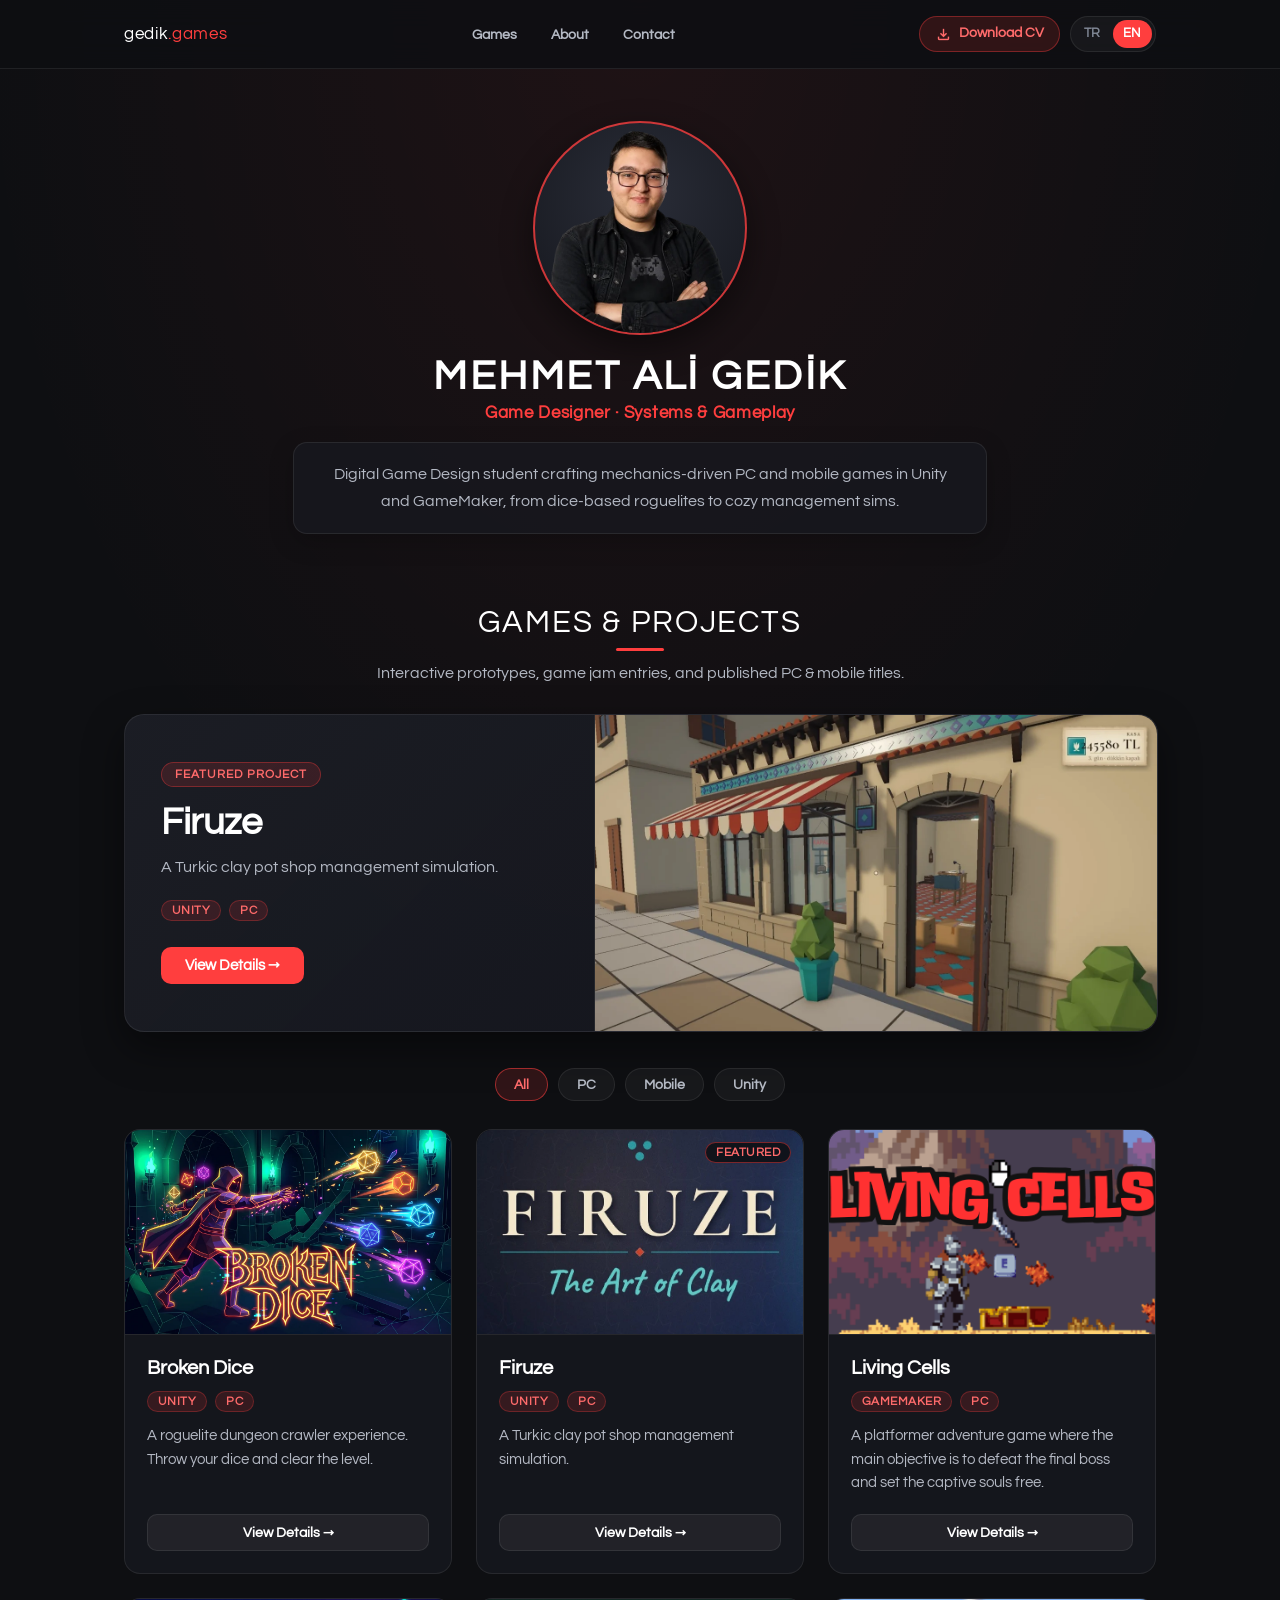
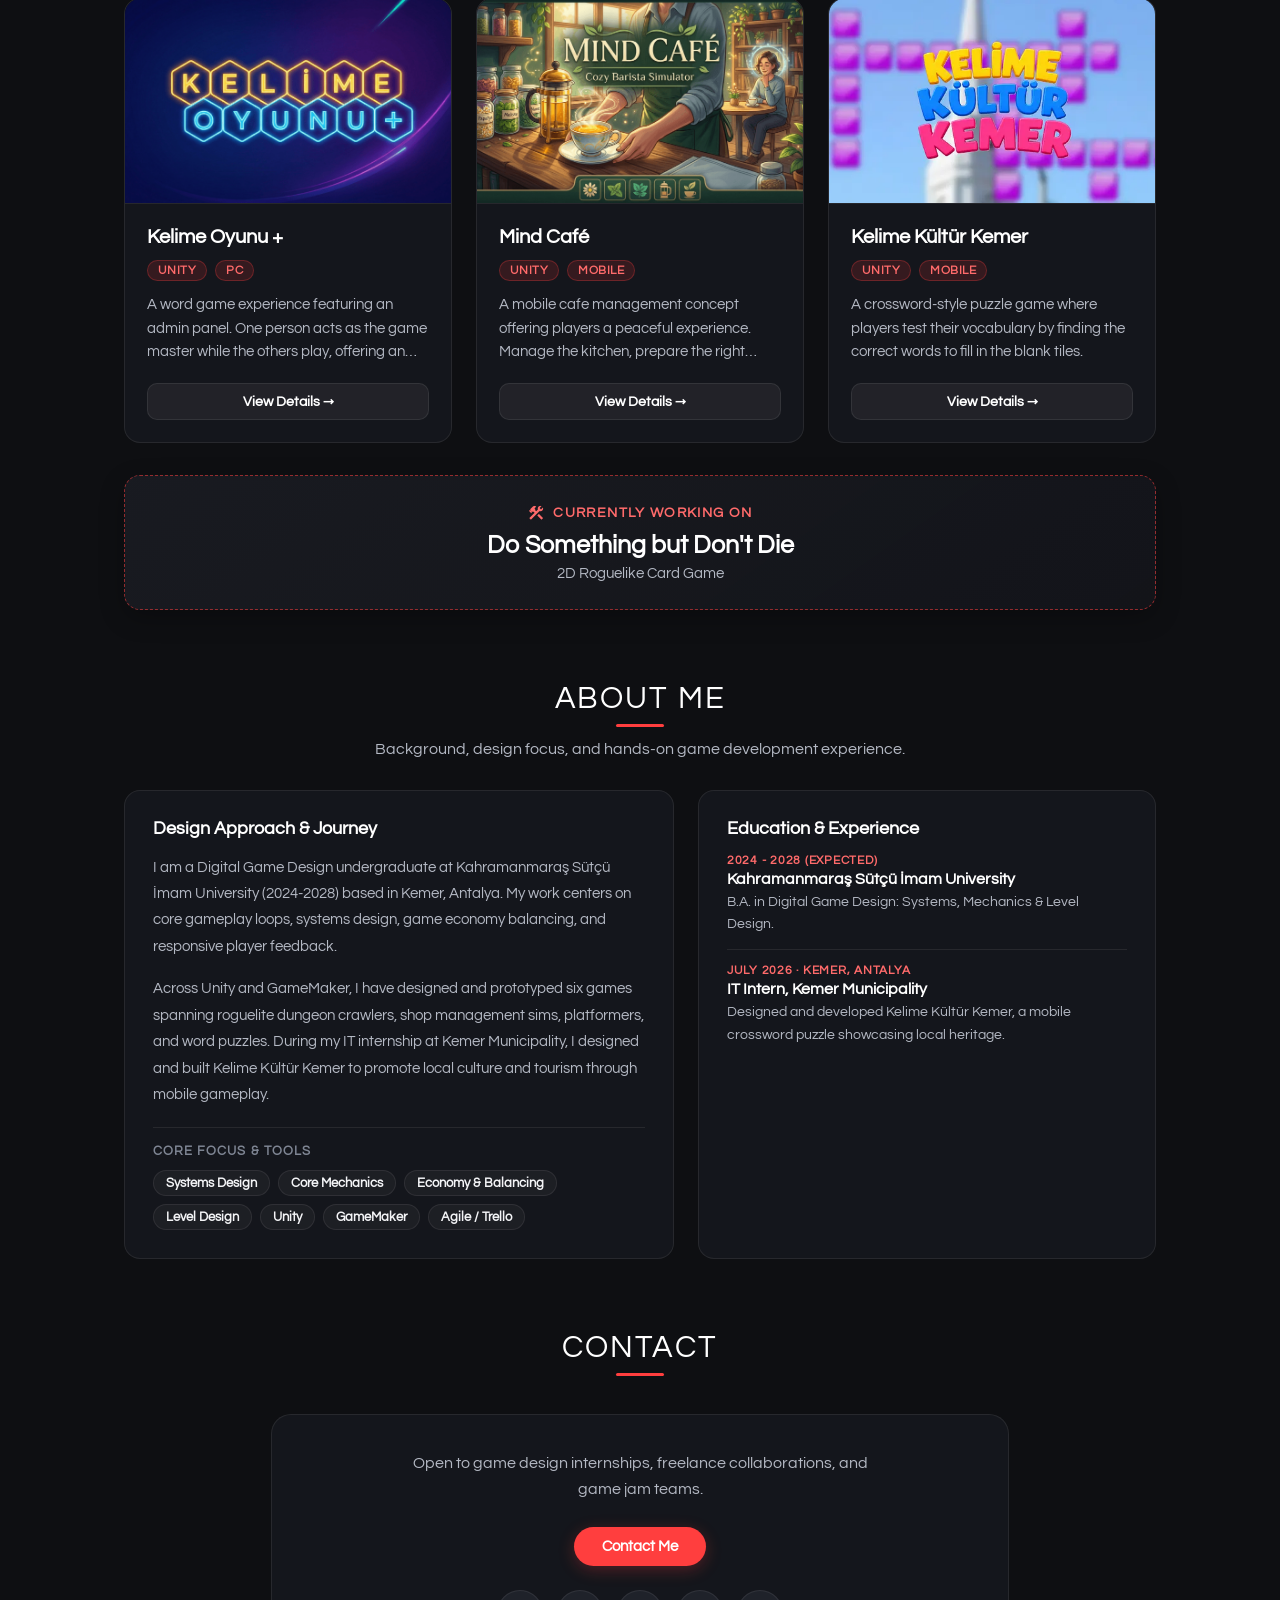
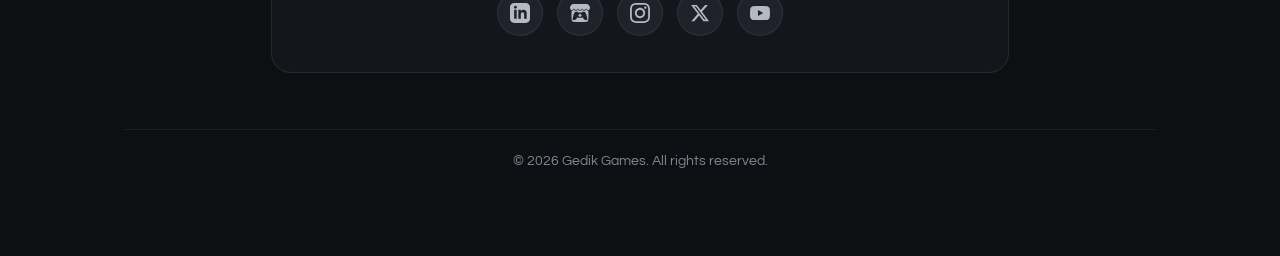
<file: index.html>
<!DOCTYPE html>
<html lang="en">
<head>
    <meta charset="UTF-8">
    <meta name="viewport" content="width=device-width, initial-scale=1.0">
    <meta name="description" content="Mehmet Ali Gedik: Game Designer portfolio showcasing Unity and GameMaker projects, systems design, and playable prototypes.">
    <title>Mehmet Ali Gedik | Game Designer</title>

    <!-- Open Graph / Social Preview -->
    <meta property="og:type" content="website">
    <meta property="og:url" content="https://gedik.games/">
    <meta property="og:title" content="Mehmet Ali Gedik | Game Designer">
    <meta property="og:description" content="Game Designer portfolio showcasing Unity and GameMaker projects, systems design, and playable prototypes.">
    <meta property="og:image" content="https://gedik.games/assets/images/projects/firuze/screenshot-1.webp">

    <!-- Twitter / X Preview -->
    <meta name="twitter:card" content="summary_large_image">
    <meta name="twitter:title" content="Mehmet Ali Gedik | Game Designer">
    <meta name="twitter:description" content="Game Designer portfolio showcasing Unity and GameMaker projects, systems design, and playable prototypes.">
    <meta name="twitter:image" content="https://gedik.games/assets/images/projects/firuze/screenshot-1.webp">

    <link rel="icon" type="image/png" href="assets/icons/favicon.png">

    <!-- Google Fonts: Questrial & Material Symbols Outlined -->
    <link rel="preconnect" href="https://fonts.googleapis.com">
    <link rel="preconnect" href="https://fonts.gstatic.com" crossorigin>
    <link href="https://fonts.googleapis.com/css2?family=Questrial&display=swap" rel="stylesheet">
    <link href="https://fonts.googleapis.com/css2?family=Material+Symbols+Outlined:opsz,wght,FILL,GRAD@24,400,0,0" rel="stylesheet">

    <!-- STYLES: Siralama onemlidir (CSS cascade). Yeni dosya eklerseniz responsive.css en sonda kalmali. -->
    <link rel="stylesheet" href="css/base.css">
    <link rel="stylesheet" href="css/components/navbar.css">
    <link rel="stylesheet" href="css/components/buttons.css">
    <link rel="stylesheet" href="css/pages/home-profile.css">
    <link rel="stylesheet" href="css/pages/home-projects.css">
    <link rel="stylesheet" href="css/pages/home-about.css">
    <link rel="stylesheet" href="css/pages/project-detail.css">
    <link rel="stylesheet" href="css/components/lightbox.css">
    <link rel="stylesheet" href="css/pages/home-footer.css">
    <link rel="stylesheet" href="css/responsive.css">
</head>
<body>

    <!-- UST BAR (Navigasyon, CV & Dil Secici) -->
    <header class="site-header">
        <div class="navbar-inner">
            <a href="#top" class="nav-brand">gedik<span class="nav-brand-accent">.games</span></a>

            <nav class="nav-links" aria-label="Primary Navigation">
                <a href="#games" class="nav-link" data-nav="games" data-i18n="navGames">Games</a>
                <a href="#about" class="nav-link" data-nav="about" data-i18n="navAbout">About</a>
                <a href="#contact" class="nav-link" data-nav="contact" data-i18n="navContact">Contact</a>
            </nav>

            <div class="nav-actions">
                <a href="assets/docs/mehmet-ali-gedik-cv.pdf" target="_blank" download="Mehmet Ali Gedik - CV (Game Designer).pdf" class="nav-cv-btn">
                    <span class="material-symbols-outlined" aria-hidden="true">download</span>
                    <span data-i18n="downloadCV">Download CV</span>
                </a>
                <div class="lang-switch" role="group" aria-label="Language">
                    <a href="#" id="lang-tr">TR</a>
                    <a href="#" id="lang-en" class="active">EN</a>
                </div>
            </div>
        </div>
    </header>

    <!-- HOME VIEW -->
    <main id="home-view" class="view-section active">
        <div class="container">

            <!-- HERO / KISA TANITIM -->
            <section id="top" class="hero-section">
                <div class="profile-container">
                    <img src="assets/images/profile/profile.webp" alt="Mehmet Ali Gedik" class="profile-img">
                </div>

                <h1>MEHMET ALİ GEDİK</h1>
                <div class="subtitle" data-i18n="subtitle">Game Designer · Systems &amp; Gameplay</div>

                <div class="hero-bio">
                    <p class="hero-bio-text" data-i18n="heroBio">
                        Digital Game Design student crafting mechanics-driven PC and mobile games in Unity and GameMaker, from dice-based roguelites to cozy management sims.
                    </p>
                </div>
            </section>

            <!-- OYUNLAR & PROJELER -->
            <section id="games" class="games-section page-section">
                <div class="section-heading">
                    <h2 class="section-title" data-i18n="gamesTitle">GAMES &amp; PROJECTS</h2>
                    <p class="section-subtitle" data-i18n="gamesSubtitle">
                        Interactive prototypes, game jam entries, and published PC &amp; mobile titles.
                    </p>
                </div>

                <!-- FEATURED PROJECT SHOWCASE (Oyunlar kisminin en basinda) -->
                <div id="featured-project-container">
                    <!-- Injected via JS -->
                </div>

                <!-- FILTER BAR -->
                <div class="filter-bar">
                    <button class="filter-btn active" data-filter="all" data-i18n="filterAll">All</button>
                    <button class="filter-btn" data-filter="PC" data-i18n="filterPC">PC</button>
                    <button class="filter-btn" data-filter="Mobile" data-i18n="filterMobile">Mobile</button>
                    <button class="filter-btn" data-filter="Unity" data-i18n="filterUnity">Unity</button>
                </div>

                <!-- DYNAMIC PROJECTS GRID (Featured Project de kartlar arasinda yer alir) -->
                <div id="projects-container" class="projects-grid">
                    <!-- Project cards will be injected here via JS -->
                </div>

                <!-- CURRENTLY WORKING ON -->
                <div class="wip-card">
                    <div class="wip-label">
                        <span class="material-symbols-outlined wip-icon" aria-hidden="true">construction</span>
                        <span data-i18n="wipLabel">Currently Working On</span>
                    </div>
                    <h3 class="wip-title">Do Something but Don't Die</h3>
                    <p class="wip-desc" data-i18n="wipDesc">2D Roguelike Card Game</p>
                </div>
            </section>

            <!-- DETAYLI HAKKIMDA -->
            <section id="about" class="about-section page-section">
                <div class="section-heading">
                    <h2 class="section-title" data-i18n="aboutTitle">ABOUT ME</h2>
                    <p class="section-subtitle" data-i18n="aboutSubtitle">
                        Background, design focus, and hands-on game development experience.
                    </p>
                </div>

                <div class="about-grid">
                    <div class="about-card">
                        <h3 class="about-card-title" data-i18n="aboutStoryTitle">Design Approach &amp; Journey</h3>
                        <p class="about-paragraph" data-i18n="aboutP1">
                            I am a Digital Game Design undergraduate at Kahramanmaraş Sütçü İmam University (2024-2028) based in Kemer, Antalya. My work centers on core gameplay loops, systems design, game economy balancing, and responsive player feedback.
                        </p>
                        <p class="about-paragraph" data-i18n="aboutP2">
                            Across Unity and GameMaker, I have designed and prototyped six games spanning roguelite dungeon crawlers, shop management sims, platformers, and word puzzles. During my IT internship at Kemer Municipality, I designed and built Kelime Kültür Kemer to promote local culture and tourism through mobile gameplay.
                        </p>

                        <div class="about-skills-group">
                            <h4 class="about-subheading" data-i18n="aboutSkillsLabel">Core Focus &amp; Tools</h4>
                            <div class="about-pill-list">
                                <span class="about-pill">Systems Design</span>
                                <span class="about-pill">Core Mechanics</span>
                                <span class="about-pill">Economy &amp; Balancing</span>
                                <span class="about-pill">Level Design</span>
                                <span class="about-pill">Unity</span>
                                <span class="about-pill">GameMaker</span>
                                <span class="about-pill">Agile / Trello</span>
                            </div>
                        </div>
                    </div>

                    <div class="about-card">
                        <h3 class="about-card-title" data-i18n="aboutMilestonesTitle">Education &amp; Experience</h3>
                        <div class="about-list">
                            <div class="about-item">
                                <span class="about-item-meta" data-i18n="expEduMeta">2024 - 2028 (Expected)</span>
                                <strong class="about-item-title" data-i18n="expEduTitle">Kahramanmaraş Sütçü İmam University</strong>
                                <p class="about-item-desc" data-i18n="expEduDesc">B.A. in Digital Game Design: Systems, Mechanics &amp; Level Design.</p>
                            </div>

                            <div class="about-item">
                                <span class="about-item-meta" data-i18n="expInternMeta">July 2026 · Kemer, Antalya</span>
                                <strong class="about-item-title" data-i18n="expInternTitle">IT Intern, Kemer Municipality</strong>
                                <p class="about-item-desc" data-i18n="expInternDesc">Designed and developed Kelime Kültür Kemer, a mobile crossword puzzle showcasing local heritage.</p>
                            </div>
                        </div>
                    </div>
                </div>
            </section>

            <!-- ILETISIM -->
            <section id="contact" class="contact-section page-section">
                <div class="section-heading">
                    <h2 class="section-title" data-i18n="contactTitle">CONTACT</h2>
                </div>

                <div class="contact-card">
                    <p class="contact-lead" data-i18n="contactLead">
                        Open to game design internships, freelance collaborations, and game jam teams.
                    </p>

                    <div id="contactBtn" class="btn" onclick="revealEmail()" data-i18n="contactBtn">Contact Me</div>

                    <div class="social-links">
                        <a href="https://www.linkedin.com/in/mehmet-ali-gedik-4412b135b/" target="_blank" class="social-btn" title="LinkedIn" aria-label="LinkedIn">
                            <svg viewBox="0 0 24 24"><path d="M19 0h-14c-2.761 0-5 2.239-5 5v14c0 2.761 2.239 5 5 5h14c2.762 0 5-2.239 5-5v-14c0-2.761-2.238-5-5-5zm-11 19h-3v-11h3v11zm-1.5-12.268c-.966 0-1.75-.79-1.75-1.764s.784-1.764 1.75-1.764 1.75.79 1.75 1.764-.783 1.764-1.75 1.764zm13.5 12.268h-3v-5.604c0-3.368-4-3.113-4 0v5.604h-3v-11h3v1.765c1.396-2.586 7-2.777 7 2.476v6.759z"/></svg>
                        </a>

                        <a href="https://gedikmemoli.itch.io" target="_blank" class="social-btn" title="Itch.io" aria-label="Itch.io">
                            <svg viewBox="0 0 24 24" xmlns="http://www.w3.org/2000/svg"><title>Itch.io</title><path d="M3.13 1.338C2.08 1.96.02 4.328 0 4.95v1.03c0 1.303 1.22 2.45 2.325 2.45 1.33 0 2.436-1.102 2.436-2.41 0 1.308 1.07 2.41 2.4 2.41 1.328 0 2.362-1.102 2.362-2.41 0 1.308 1.137 2.41 2.466 2.41h.024c1.33 0 2.466-1.102 2.466-2.41 0 1.308 1.034 2.41 2.363 2.41 1.33 0 2.4-1.102 2.4-2.41 0 1.308 1.106 2.41 2.435 2.41C22.78 8.43 24 7.282 24 5.98V4.95c-.02-.62-2.082-2.99-3.13-3.612-3.253-.114-5.508-.134-8.87-.133-3.362 0-7.945.053-8.87.133zm6.376 6.477a2.74 2.74 0 0 1-.468.602c-.5.49-1.19.795-1.947.795a2.786 2.786 0 0 1-1.95-.795c-.182-.178-.32-.37-.446-.59-.127.222-.303.412-.486.59a2.788 2.788 0 0 1-1.95.795c-.092 0-.187-.025-.264-.052-.107 1.113-.152 2.176-.168 2.95v.005l-.006 1.167c.02 2.334-.23 7.564 1.03 8.85 1.952.454 5.545.662 9.15.663 3.605 0 7.198-.21 9.15-.664 1.26-1.284 1.01-6.514 1.03-8.848l-.006-1.167v-.004c-.016-.775-.06-1.838-.168-2.95-.077.026-.172.052-.263.052a2.788 2.788 0 0 1-1.95-.795c-.184-.178-.36-.368-.486-.59-.127.22-.265.412-.447.59a2.786 2.786 0 0 1-1.95.794c-.76 0-1.446-.303-1.948-.793a2.74 2.74 0 0 1-.468-.602 2.738 2.738 0 0 1-.463.602 2.787 2.787 0 0 1-1.95.794h-.16a2.787 2.787 0 0 1-1.95-.793 2.738 2.738 0 0 1-.464-.602zm-2.004 2.59v.002c.795.002 1.5 0 2.373.953.687-.072 1.406-.108 2.125-.107.72 0 1.438.035 2.125.107.873-.953 1.578-.95 2.372-.953.376 0 1.876 0 2.92 2.934l1.123 4.028c.832 2.995-.266 3.068-1.636 3.07-2.03-.075-3.156-1.55-3.156-3.025-1.124.184-2.436.276-3.748.277-1.312 0-2.624-.093-3.748-.277 0 1.475-1.125 2.95-3.156 3.026-1.37-.004-2.468-.077-1.636-3.072l1.122-4.027c1.045-2.934 2.545-2.934 2.92-2.934zM12 12.714c-.002.002-2.14 1.964-2.523 2.662l1.4-.056v1.22c0 .056.56.033 1.123.007.562.026 1.124.05 1.124-.008v-1.22l1.4.055C14.138 14.677 12 12.713 12 12.713z"/></svg>
                        </a>

                        <a href="https://www.instagram.com/gedikmemoli" target="_blank" class="social-btn" title="Instagram" aria-label="Instagram">
                            <svg viewBox="0 0 24 24"><path d="M12 2.163c3.204 0 3.584.012 4.85.07 3.252.148 4.771 1.691 4.919 4.919.058 1.265.069 1.645.069 4.849 0 3.205-.012 3.584-.069 4.849-.149 3.225-1.664 4.771-4.919 4.919-1.266.058-1.644.07-4.85.07-3.204 0-3.584-.012-4.849-.07-3.26-.149-4.771-1.699-4.919-4.92-.058-1.265-.07-1.644-.07-4.849 0-3.204.013-3.583.07-4.849.149-3.227 1.664-4.771 4.919-4.919 1.266-.057 1.645-.069 4.849-.069zm0-2.163c-3.259 0-3.667.014-4.947.072-4.358.2-6.78 2.618-6.98 6.98-.059 1.281-.073 1.689-.073 4.948 0 3.259.014 3.668.072 4.948.2 4.358 2.618 6.78 6.98 6.98 1.281.058 1.689.072 4.948.072 3.259 0 3.668-.014 4.948-.072 4.354-.2 6.782-2.618 6.979-6.98.059-1.28.073-1.689.073-4.948 0-3.259-.014-3.667-.072-4.947-.196-4.354-2.617-6.78-6.979-6.98-1.281-.059-1.69-.073-4.949-.073zm0 5.838c-3.403 0-6.162 2.759-6.162 6.162s2.759 6.163 6.162 6.163 6.162-2.759 6.162-6.163c0-3.403-2.759-6.162-6.162-6.162zm0 10.162c-2.209 0-4-1.79-4-4 0-2.209 1.791-4 4-4s4 1.791 4 4c0 2.21-1.791 4-4 4zm6.406-11.845c-.796 0-1.441.645-1.441 1.44s.645 1.44 1.441 1.44c.795 0 1.439-.645 1.439-1.44s-.644-1.44-1.439-1.44z"/></svg>
                        </a>

                        <a href="https://x.com/gedikmemoli" target="_blank" class="social-btn" title="X (Twitter)" aria-label="X (Twitter)">
                            <svg viewBox="0 0 24 24"><path d="M18.244 2.25h3.308l-7.227 8.26 8.502 11.24H16.17l-5.214-6.817L4.99 21.75H1.68l7.73-8.835L1.254 2.25H8.08l4.713 6.231zm-1.161 17.52h1.833L7.084 4.126H5.117z"/></svg>
                        </a>

                        <a href="https://www.youtube.com/@gedikmemoli" target="_blank" class="social-btn" title="YouTube" aria-label="YouTube">
                            <svg viewBox="0 0 24 24"><path d="M23.498 6.186a3.016 3.016 0 0 0-2.122-2.136C19.505 3.545 12 3.545 12 3.545s-7.505 0-9.377.505A3.017 3.017 0 0 0 .502 6.186C0 8.07 0 12 0 12s0 3.93.502 5.814a3.016 3.016 0 0 0 2.122 2.136c1.871.505 9.376.505 9.376.505s7.505 0 9.377-.505a3.015 3.015 0 0 0 2.122-2.136C24 15.93 24 12 24 12s0-3.93-.502-5.814zM9.545 15.568V8.432L15.818 12l-6.273 3.568z"/></svg>
                        </a>
                    </div>
                </div>
            </section>

            <footer class="footer" data-i18n="footerText">
                &copy; 2026 Gedik Games. All rights reserved.
            </footer>
        </div>
    </main>

    <!-- PROJECT DETAIL VIEW -->
    <div id="project-view" class="view-section">
        <div class="container project-detail-container">
            <button id="backBtn" class="back-btn"><span class="arrow">←</span> <span data-i18n="backBtnText">Back to Portfolio</span></button>

            <div class="detail-layout">
                <!-- Left Column: Gallery & Breakdown -->
                <div class="detail-left">
                    <h2 id="pd-title" class="pd-title">Project Title</h2>

                    <!-- Media Gallery -->
                    <div class="media-gallery">
                        <div class="main-stage" id="main-stage">
                            <!-- Injected main media -->
                        </div>
                        <div class="thumbnail-strip" id="thumbnail-strip">
                            <!-- Injected thumbnails -->
                        </div>
                    </div>

                    <!-- Design Breakdown (Bento Grid) -->
                    <h3 class="breakdown-title" data-i18n="breakdownTitle">Game Design Breakdown</h3>
                    <div class="bento-grid" id="bento-grid">
                        <!-- Injected breakdown cards -->
                    </div>
                </div>

                <!-- Right Column: Sticky Info Card -->
                <div class="detail-right">
                    <div class="info-card">
                        <h3 class="info-title" data-i18n="gameInfoTitle">Game Info</h3>
                        <p id="pd-overview" class="info-overview">Overview text here...</p>

                        <div class="info-list">
                            <div class="info-item">
                                <span class="info-label" data-i18n="roleLabel">Role:</span>
                                <span id="pd-role" class="info-value">Game Designer</span>
                            </div>
                            <div class="info-item">
                                <span class="info-label" data-i18n="engineLabel">Engine:</span>
                                <span id="pd-engine" class="info-value">Unity</span>
                            </div>
                            <div class="info-item">
                                <span class="info-label" data-i18n="platformLabel">Platform:</span>
                                <span id="pd-platform" class="info-value">Mobile</span>
                            </div>
                            <div class="info-item">
                                <span class="info-label" data-i18n="genreLabel">Genre:</span>
                                <span id="pd-genre" class="info-value">Puzzle</span>
                            </div>
                        </div>

                        <a id="pd-external-link" href="#" class="btn cta-btn" target="_blank" data-i18n="playGameBtn">Play Game</a>
                    </div>
                </div>
            </div>
        </div>
    </div>

    <!-- LIGHTBOX MODAL -->
    <div id="lightbox" class="lightbox">
        <span class="lightbox-close">&times;</span>
        <img class="lightbox-content" id="lightbox-img" alt="Expanded media preview">
    </div>

    <!-- SCRIPTS: Siralama onemlidir. Once veriler, en son main.js -->
    <script src="js/data/projects.js"></script>
    <script src="js/data/translations.js"></script>
    <script src="js/i18n.js"></script>
    <script src="js/render.js"></script>
    <script src="js/router.js"></script>
    <script src="js/ui.js"></script>
    <script src="js/main.js"></script>
</body>
</html>
</file>
<file: css/base.css>
/* =========================================================
   BASE - Renk degiskenleri, genel sayfa, konteyner ve SPA gecisleri
   ========================================================= */

:root {
    --bg-page: #0e0f12;
    --bg-surface: rgba(24, 26, 32, 0.72);
    --bg-surface-solid: #17191f;
    --bg-elevated: #1f222a;
    --border-subtle: rgba(255, 255, 255, 0.08);
    --border-strong: rgba(255, 255, 255, 0.16);
    --accent: #ff3e3e;
    --accent-hover: #e62e2e;
    --accent-soft: rgba(255, 62, 62, 0.14);
    --text-primary: #f3f4f6;
    --text-secondary: #b4b9c4;
    --text-muted: #7f8694;
    --container-max: 1080px;
    --navbar-height: 68px;
}

html {
    scroll-behavior: smooth;
}

body {
    background-color: var(--bg-page);
    background-image: radial-gradient(ellipse 80% 45% at 50% 0%, rgba(255, 62, 62, 0.07), transparent 65%);
    background-repeat: no-repeat;
    color: var(--text-primary);
    font-family: 'Questrial', -apple-system, BlinkMacSystemFont, "Segoe UI", Roboto, Helvetica, Arial, sans-serif;
    margin: 0;
    padding: 0 0 48px 0;
    min-height: 100vh;
    display: flex;
    flex-direction: column;
    align-items: center;
    text-align: center;
    position: relative;
    -webkit-font-smoothing: antialiased;
    overflow-x: hidden;
}

.material-symbols-outlined {
    font-variation-settings: 'FILL' 0, 'wght' 400, 'GRAD' 0, 'opsz' 24;
    vertical-align: middle;
    user-select: none;
}

.container {
    max-width: var(--container-max);
    padding: 24px 24px 40px 24px;
    width: 100%;
    margin: 0 auto;
    box-sizing: border-box;
}

.page-section {
    scroll-margin-top: calc(var(--navbar-height) + 28px);
}

.section-heading {
    margin-bottom: 28px;
    text-align: center;
}

.section-title {
    margin: 0 0 10px 0;
    font-size: 1.95rem;
    color: #fff;
    font-weight: 400;
    letter-spacing: 0.06em;
    display: inline-block;
    position: relative;
    padding-bottom: 12px;
}

.section-title::after {
    content: "";
    position: absolute;
    left: 50%;
    bottom: 0;
    transform: translateX(-50%);
    width: 48px;
    height: 3px;
    border-radius: 999px;
    background-color: var(--accent);
}

.section-subtitle {
    margin: 0 auto;
    max-width: 560px;
    font-size: 0.98rem;
    color: var(--text-secondary);
    line-height: 1.6;
}

/* --- VIEW SECTIONS (SPA Routing) --- */
.view-section {
    display: none;
    width: 100%;
}

.view-section.active {
    display: block;
    animation: fadeSlideIn 0.45s cubic-bezier(0.25, 0.8, 0.25, 1) forwards;
}

@keyframes fadeSlideIn {
    0% {
        opacity: 0;
        transform: translateY(16px);
    }
    100% {
        opacity: 1;
        transform: translateY(0);
    }
}
</file>
<file: css/components/navbar.css>
/* =========================================================
   NAVBAR - Sabit ust bar, yer imleri, CV butonu ve dil secici
   ========================================================= */

.site-header {
    position: sticky;
    top: 0;
    z-index: 200;
    width: 100%;
    background: rgba(14, 15, 18, 0.84);
    backdrop-filter: blur(14px);
    -webkit-backdrop-filter: blur(14px);
    border-bottom: 1px solid var(--border-subtle);
}

.navbar-inner {
    max-width: var(--container-max);
    margin: 0 auto;
    padding: 0 24px;
    min-height: var(--navbar-height);
    display: flex;
    align-items: center;
    justify-content: space-between;
    gap: 20px;
    box-sizing: border-box;
}

.nav-brand {
    display: inline-flex;
    align-items: center;
    color: #fff;
    text-decoration: none;
    font-size: 1.05rem;
    font-weight: 400;
    letter-spacing: 0.04em;
    white-space: nowrap;
    transition: color 0.25s ease;
}

.nav-brand-accent {
    color: var(--accent);
}

.nav-brand:hover {
    color: #fff;
}

.nav-links {
    display: flex;
    align-items: center;
    gap: 6px;
}

.nav-link {
    display: inline-flex;
    align-items: center;
    height: 36px;
    padding: 0 14px;
    border-radius: 999px;
    color: var(--text-secondary);
    text-decoration: none;
    font-size: 0.9rem;
    font-weight: 600;
    white-space: nowrap;
    transition: color 0.2s ease, background-color 0.2s ease;
}

.nav-link:hover {
    color: #fff;
    background-color: rgba(255, 255, 255, 0.06);
}

.nav-link.active {
    color: #fff;
    background-color: rgba(255, 62, 62, 0.14);
}

/* Sağ taraftaki aksiyonlar: CV ve dil seçici aynı yükseklikte ve simetrik */
.nav-actions {
    display: flex;
    align-items: center;
    gap: 10px;
    flex-shrink: 0;
}

.nav-cv-btn {
    height: 36px;
    padding: 0 15px;
    box-sizing: border-box;
    background: var(--accent-soft);
    border: 1px solid rgba(255, 62, 62, 0.38);
    color: #ff6b6b;
    border-radius: 999px;
    font-size: 0.85rem;
    font-weight: 600;
    text-decoration: none;
    display: inline-flex;
    align-items: center;
    justify-content: center;
    gap: 7px;
    line-height: 1;
    white-space: nowrap;
    transition: background-color 0.25s ease, color 0.25s ease, border-color 0.25s ease, transform 0.2s ease;
}

.nav-cv-btn .material-symbols-outlined {
    font-size: 17px;
    line-height: 1;
    flex-shrink: 0;
}

.nav-cv-btn:hover {
    background-color: var(--accent);
    color: #fff;
    border-color: var(--accent);
    transform: translateY(-1px);
}

/* --- LANGUAGE SWITCH --- */
.lang-switch {
    height: 36px;
    padding: 3px;
    box-sizing: border-box;
    background: rgba(255, 255, 255, 0.04);
    border: 1px solid var(--border-subtle);
    border-radius: 999px;
    display: inline-flex;
    align-items: center;
    gap: 2px;
}

.lang-switch a {
    height: 28px;
    padding: 0 10px;
    border-radius: 999px;
    display: inline-flex;
    align-items: center;
    justify-content: center;
    color: var(--text-muted);
    text-decoration: none;
    font-size: 0.8rem;
    font-weight: 700;
    letter-spacing: 0.04em;
    line-height: 1;
    transition: color 0.2s ease, background-color 0.2s ease;
}

.lang-switch a:hover {
    color: #fff;
}

.lang-switch a.active {
    background-color: var(--accent);
    color: #fff;
}
</file>
<file: css/components/buttons.css>
/* =========================================================
   BUTTONS - Genel .btn butonu ve iletişim (e-posta) butonu
   ========================================================= */

.btn {
    display: inline-flex;
    align-items: center;
    justify-content: center;
    gap: 8px;
    padding: 12px 28px;
    background-color: var(--accent);
    color: white;
    font-size: 0.95rem;
    font-weight: 700;
    border-radius: 999px;
    border: none;
    text-decoration: none;
    cursor: pointer;
    transition: transform 0.25s ease, background-color 0.25s ease, box-shadow 0.25s ease;
    white-space: nowrap;
    overflow: hidden;
    box-shadow: 0 4px 16px rgba(255, 62, 62, 0.25);
}

.btn:hover {
    transform: translateY(-2px);
    background-color: var(--accent-hover);
    box-shadow: 0 8px 22px rgba(255, 62, 62, 0.35);
}

.btn.expanded {
    background-color: var(--bg-elevated);
    border: 1px solid rgba(255, 62, 62, 0.55);
    padding: 0;
    box-shadow: none;
}

.btn.expanded:hover {
    background-color: rgba(255, 62, 62, 0.14);
    transform: translateY(-2px);
    box-shadow: 0 6px 18px rgba(0, 0, 0, 0.35);
}

.btn.expanded a {
    display: inline-flex;
    align-items: center;
    gap: 8px;
    padding: 12px 28px;
    color: #ff6b6b;
    text-decoration: none;
    font-weight: 600;
    cursor: pointer;
}

.btn.expanded a:hover {
    color: #fff;
}
</file>
<file: css/pages/home-profile.css>
/* =========================================================
   HOME / PROFILE - Üst Hero: Profil fotoğrafı, isim ve kısa tanıtım
   ========================================================= */

.hero-section {
    padding-top: 28px;
    padding-bottom: 16px;
}

/* --- PROFILE PICTURE --- */
.profile-container {
    width: 210px;
    height: 210px;
    margin: 0 auto 20px auto;
    border-radius: 50%;
    border: 2px solid rgba(255, 62, 62, 0.78);
    background: radial-gradient(circle at 50% 35%, #2a2d38 0%, #14161c 100%);
    box-shadow: 0 12px 32px rgba(0, 0, 0, 0.45);
    overflow: hidden;
    transition: transform 0.35s ease, box-shadow 0.35s ease;
}

.profile-img {
    width: 100%;
    height: 100%;
    object-fit: cover;
    object-position: center top;
    display: block;
    transition: transform 0.35s ease;
}

.profile-container:hover {
    transform: translateY(-4px);
    box-shadow: 0 16px 38px rgba(255, 62, 62, 0.2);
}

.profile-container:hover .profile-img {
    transform: scale(1.04);
}

h1 {
    font-size: 2.6rem;
    margin: 8px 0 6px 0;
    color: #fff;
    text-transform: uppercase;
    letter-spacing: 0.06em;
    font-weight: 800;
}

.subtitle {
    font-size: 1.05rem;
    color: var(--accent);
    margin-bottom: 20px;
    font-weight: 600;
    letter-spacing: 0.04em;
}

/* --- SHORT HERO BIO --- */
.hero-bio {
    background: var(--bg-surface);
    backdrop-filter: blur(12px);
    border: 1px solid var(--border-subtle);
    border-radius: 14px;
    padding: 18px 26px;
    margin: 0 auto;
    max-width: 640px;
    text-align: center;
    box-shadow: 0 8px 24px rgba(0, 0, 0, 0.22);
}

.hero-bio-text {
    font-size: 1rem;
    color: var(--text-secondary);
    line-height: 1.68;
    margin: 0;
}
</file>
<file: css/pages/home-projects.css>
/* =========================================================
   HOME / PROJECTS - Oyunlar bölümü, öne çıkan vitrin, filtre ve kartlar
   ========================================================= */

.games-section {
    margin-top: 56px;
}

/* --- FEATURED PROJECT SHOWCASE (Oyunlar kısmının en başında) --- */
#featured-project-container {
    width: 100%;
    margin-bottom: 36px;
}

.featured-card {
    display: grid;
    grid-template-columns: 1fr 1.2fr;
    align-items: stretch;
    width: 100%;
    border-radius: 20px;
    overflow: hidden;
    background: linear-gradient(135deg, rgba(28, 30, 38, 0.92) 0%, rgba(19, 20, 26, 0.96) 100%);
    border: 1px solid var(--border-subtle);
    box-shadow: 0 16px 40px rgba(0, 0, 0, 0.45);
    transition: transform 0.35s ease, border-color 0.35s ease, box-shadow 0.35s ease;
    text-align: left;
}

.featured-card:hover {
    transform: translateY(-4px);
    border-color: rgba(255, 62, 62, 0.38);
    box-shadow: 0 20px 46px rgba(0, 0, 0, 0.55);
}

.featured-content {
    padding: 34px 36px;
    display: flex;
    flex-direction: column;
    align-items: flex-start;
    justify-content: center;
    box-sizing: border-box;
}

.featured-badge {
    background: var(--accent-soft);
    color: #ff6b6b;
    padding: 5px 13px;
    border-radius: 999px;
    font-size: 0.78rem;
    font-weight: 700;
    text-transform: uppercase;
    letter-spacing: 0.08em;
    border: 1px solid rgba(255, 62, 62, 0.35);
    margin-bottom: 16px;
}

.featured-title {
    font-size: 2.35rem;
    color: #fff;
    margin: 0 0 12px 0;
    font-weight: 800;
    letter-spacing: -0.01em;
}

.featured-desc {
    font-size: 1rem;
    color: var(--text-secondary);
    line-height: 1.65;
    margin: 0 0 20px 0;
}

.featured-tags {
    display: flex;
    gap: 8px;
    flex-wrap: wrap;
    margin-bottom: 26px;
}

.featured-btn {
    padding: 11px 24px;
    background-color: var(--accent);
    color: #fff;
    border-radius: 10px;
    font-size: 0.95rem;
    font-weight: 700;
    text-decoration: none;
    display: inline-flex;
    align-items: center;
    gap: 8px;
    transition: background-color 0.25s ease, transform 0.2s ease;
}

.featured-btn:hover {
    background-color: var(--accent-hover);
    transform: translateY(-2px);
}

.featured-media {
    position: relative;
    display: block;
    aspect-ratio: 16 / 9;
    background-color: #14151a;
    border-left: 1px solid var(--border-subtle);
    overflow: hidden;
}

.featured-img {
    width: 100%;
    height: 100%;
    object-fit: cover;
    display: block;
    transition: transform 0.45s ease;
}

.featured-card:hover .featured-img {
    transform: scale(1.03);
}

/* --- FILTER BAR --- */
.filter-bar {
    display: flex;
    justify-content: center;
    gap: 10px;
    margin-bottom: 28px;
    flex-wrap: wrap;
}

.filter-btn {
    background: rgba(255, 255, 255, 0.04);
    border: 1px solid var(--border-subtle);
    color: var(--text-secondary);
    padding: 8px 18px;
    border-radius: 999px;
    cursor: pointer;
    font-family: inherit;
    font-weight: 600;
    font-size: 0.88rem;
    transition: all 0.25s ease;
}

.filter-btn:hover {
    color: #fff;
    border-color: var(--border-strong);
    background: rgba(255, 255, 255, 0.07);
}

.filter-btn.active {
    background: var(--accent-soft);
    color: #ff6b6b;
    border-color: rgba(255, 62, 62, 0.55);
}

/* --- PROJECTS GRID (3 sütun, düzenli ve simetrik kartlar) --- */
.projects-grid {
    display: grid;
    grid-template-columns: repeat(3, minmax(0, 1fr));
    gap: 24px;
}

.project-card {
    background: var(--bg-surface);
    backdrop-filter: blur(12px);
    border: 1px solid var(--border-subtle);
    border-radius: 16px;
    overflow: hidden;
    text-align: left;
    text-decoration: none;
    color: inherit;
    display: flex;
    flex-direction: column;
    transition: transform 0.3s ease, border-color 0.3s ease, box-shadow 0.3s ease;
}

.project-card:hover {
    transform: translateY(-6px);
    border-color: rgba(255, 62, 62, 0.48);
    box-shadow: 0 14px 32px rgba(0, 0, 0, 0.45);
}

.project-thumb-wrap {
    position: relative;
    width: 100%;
    aspect-ratio: 16 / 10;
    background-color: #14151a;
    border-bottom: 1px solid var(--border-subtle);
    overflow: hidden;
}

.project-img {
    width: 100%;
    height: 100%;
    object-fit: cover;
    object-position: center center;
    display: block;
    transition: transform 0.4s ease;
}

.project-card:hover .project-img {
    transform: scale(1.04);
}

.card-featured-pill {
    position: absolute;
    top: 12px;
    right: 12px;
    background: rgba(14, 15, 18, 0.84);
    backdrop-filter: blur(8px);
    color: #ff6b6b;
    border: 1px solid rgba(255, 62, 62, 0.45);
    padding: 4px 10px;
    border-radius: 999px;
    font-size: 0.72rem;
    font-weight: 700;
    letter-spacing: 0.04em;
    text-transform: uppercase;
}

.project-body {
    padding: 20px 22px 22px;
    display: flex;
    flex-direction: column;
    flex-grow: 1;
}

.project-title {
    font-size: 1.28rem;
    color: #fff;
    margin: 0 0 10px 0;
    font-weight: 700;
    line-height: 1.3;
}

.project-tags {
    display: flex;
    gap: 8px;
    margin-bottom: 12px;
    flex-wrap: wrap;
}

.tag {
    background-color: var(--accent-soft);
    color: #ff6b6b;
    padding: 4px 10px;
    border-radius: 999px;
    font-size: 0.72rem;
    font-weight: 700;
    letter-spacing: 0.04em;
    text-transform: uppercase;
    border: 1px solid rgba(255, 62, 62, 0.28);
}

.project-desc {
    font-size: 0.92rem;
    color: var(--text-secondary);
    margin: 0 0 20px 0;
    line-height: 1.58;
    flex-grow: 1;
    display: -webkit-box;
    -webkit-line-clamp: 3;
    -webkit-box-orient: vertical;
    overflow: hidden;
}

.project-card-action {
    display: inline-flex;
    align-items: center;
    justify-content: center;
    padding: 10px 16px;
    background-color: rgba(255, 255, 255, 0.06);
    border: 1px solid var(--border-subtle);
    color: #fff;
    border-radius: 10px;
    font-size: 0.9rem;
    font-weight: 600;
    transition: background-color 0.25s ease, border-color 0.25s ease;
}

.project-card:hover .project-card-action {
    background-color: var(--accent);
    border-color: var(--accent);
}
</file>
<file: css/pages/home-about.css>
/* =========================================================
   HOME / ABOUT - Detaylı Hakkımda bölümü
   ========================================================= */

.about-section {
    margin-top: 72px;
}

.about-grid {
    display: grid;
    grid-template-columns: 1.2fr 1fr;
    gap: 24px;
    text-align: left;
    align-items: stretch;
}

.about-card {
    background: var(--bg-surface);
    backdrop-filter: blur(12px);
    border: 1px solid var(--border-subtle);
    border-radius: 16px;
    padding: 28px;
    display: flex;
    flex-direction: column;
    gap: 16px;
}

.about-card-title {
    margin: 0;
    font-size: 1.15rem;
    font-weight: 700;
    color: #fff;
}

.about-paragraph {
    margin: 0;
    font-size: 0.96rem;
    line-height: 1.72;
    color: var(--text-secondary);
}

.about-skills-group {
    margin-top: 4px;
    padding-top: 16px;
    border-top: 1px solid var(--border-subtle);
}

.about-subheading {
    margin: 0 0 12px 0;
    font-size: 0.82rem;
    font-weight: 700;
    text-transform: uppercase;
    letter-spacing: 0.08em;
    color: var(--text-muted);
}

.about-pill-list {
    display: flex;
    flex-wrap: wrap;
    gap: 8px;
}

.about-pill {
    background: rgba(255, 255, 255, 0.04);
    border: 1px solid var(--border-subtle);
    color: var(--text-primary);
    padding: 5px 12px;
    border-radius: 999px;
    font-size: 0.82rem;
    font-weight: 600;
}

.about-list {
    display: flex;
    flex-direction: column;
    gap: 14px;
}

.about-item {
    padding-bottom: 14px;
    border-bottom: 1px solid var(--border-subtle);
}

.about-item:last-child {
    padding-bottom: 0;
    border-bottom: none;
}

.about-item-meta {
    display: block;
    font-size: 0.78rem;
    font-weight: 700;
    text-transform: uppercase;
    letter-spacing: 0.06em;
    color: #ff6b6b;
    margin-bottom: 4px;
}

.about-item-title {
    display: block;
    font-size: 0.98rem;
    font-weight: 700;
    color: #fff;
    margin-bottom: 4px;
}

.about-item-desc {
    margin: 0;
    font-size: 0.9rem;
    line-height: 1.55;
    color: var(--text-secondary);
}
</file>
<file: css/pages/project-detail.css>
/* =========================================================
   PROJECT DETAIL - Proje detay sayfası, galeri, bento grid ve bilgi kartı
   ========================================================= */

/* --- PROJECT DETAIL VIEW --- */
.project-detail-container {
    text-align: left;
}

.back-btn {
    background: none;
    border: none;
    padding: 0;
    color: #aaa;
    font-size: 1rem;
    font-weight: 600;
    cursor: pointer;
    margin-bottom: 30px;
    display: flex;
    align-items: center;
    gap: 8px;
    transition: color 0.3s ease, transform 0.3s ease;
}

.back-btn:hover {
    color: #ff3e3e;
    transform: translateX(-5px);
}

.detail-layout {
    display: grid;
    grid-template-columns: 1fr 350px;
    gap: 40px;
}

.detail-left {
    display: flex;
    flex-direction: column;
    min-width: 0;
}

.pd-title {
    font-size: 2.5rem;
    color: #fff;
    margin-top: 0;
    margin-bottom: 20px;
}

/* Media Gallery */
.media-gallery {
    background: rgba(26, 26, 26, 0.6);
    backdrop-filter: blur(12px);
    border: 1px solid rgba(255, 255, 255, 0.05);
    border-radius: 16px;
    padding: 16px;
    margin-bottom: 40px;
}

.main-stage {
    width: 100%;
    aspect-ratio: 16 / 9;
    background: #000;
    border-radius: 8px;
    overflow: hidden;
    margin-bottom: 16px;
    display: flex;
    justify-content: center;
    align-items: center;
}

.main-stage img {
    max-width: 100%;
    height: auto;
    max-height: 100%;
    min-width: 0;
    object-fit: contain;
    transition: transform 0.3s ease;
}

.main-stage img:hover {
    transform: scale(1.02);
}

.main-stage iframe {
    width: 100%;
    height: 100%;
}

.thumbnail-strip {
    display: flex;
    gap: 12px;
    overflow-x: auto;
    padding-bottom: 8px;
    scrollbar-width: thin;
    scrollbar-color: #ff3e3e #1a1a1a;
}

.thumbnail-strip::-webkit-scrollbar {
    height: 6px;
}
.thumbnail-strip::-webkit-scrollbar-thumb {
    background: #ff3e3e;
    border-radius: 10px;
}
.thumbnail-strip::-webkit-scrollbar-track {
    background: #1a1a1a;
}

.thumbnail {
    width: 120px;
    height: 68px;
    flex-shrink: 0;
    border-radius: 6px;
    overflow: hidden;
    cursor: pointer;
    border: 2px solid transparent;
    transition: border-color 0.3s ease, transform 0.2s ease;
    display: flex;
    align-items: center;
    justify-content: center;
}

.thumbnail:hover {
    border-color: #ff3e3e;
    transform: translateY(-2px);
}

.thumbnail img {
    width: 100%;
    height: 100%;
    object-fit: cover;
}

.video-thumb-icon {
    display: flex;
    align-items: center;
    justify-content: center;
    color: white;
}

.video-thumb-icon .material-symbols-outlined {
    font-size: 32px;
}

/* Bento Grid */
.breakdown-title {
    font-size: 1.5rem;
    color: #ff3e3e;
    margin-bottom: 20px;
    border-bottom: 1px solid #333;
    padding-bottom: 10px;
}

.bento-grid {
    display: grid;
    grid-template-columns: repeat(auto-fit, minmax(200px, 1fr));
    gap: 16px;
}

.bento-card {
    background: rgba(26, 26, 26, 0.4);
    backdrop-filter: blur(12px);
    border: 1px solid rgba(255, 255, 255, 0.05);
    border-radius: 12px;
    padding: 20px;
    transition: transform 0.3s ease;
}

.bento-card:hover {
    transform: translateY(-5px);
    border-color: rgba(255, 62, 62, 0.3);
}

.bento-icon {
    margin-bottom: 12px;
    color: var(--accent);
}

.bento-icon .material-symbols-outlined {
    font-size: 2rem;
}

.bento-title {
    color: #fff;
    font-size: 1.1rem;
    margin: 0 0 8px 0;
}

.bento-desc {
    color: #aaa;
    font-size: 0.9rem;
    line-height: 1.5;
    margin: 0;
}

/* Right Column Info Card */
.info-card {
    background: rgba(26, 26, 26, 0.6);
    backdrop-filter: blur(12px);
    border: 1px solid rgba(255, 255, 255, 0.05);
    border-radius: 16px;
    padding: 30px;
    position: sticky;
    top: calc(var(--navbar-height) + 20px);
}

.info-title {
    font-size: 1.3rem;
    color: #fff;
    margin-top: 0;
    margin-bottom: 16px;
}

.info-overview {
    color: #ccc;
    font-size: 0.95rem;
    line-height: 1.6;
    margin-bottom: 24px;
}

.info-list {
    display: flex;
    flex-direction: column;
    gap: 12px;
    margin-bottom: 30px;
}

.info-item {
    display: flex;
    justify-content: space-between;
    border-bottom: 1px solid rgba(255,255,255,0.1);
    padding-bottom: 8px;
}

.info-label {
    color: #888;
    font-weight: 600;
}

.info-value {
    color: #fff;
    font-weight: 600;
    text-align: right;
}

.cta-btn {
    width: 100%;
    margin-top: 0;
    display: flex;
    box-sizing: border-box;
}
</file>
<file: css/pages/home-footer.css>
/* =========================================================
   HOME / FOOTER - WIP karti, Iletisim bolumu, sosyal medya ve footer
   ========================================================= */

/* --- WIP CARD --- */
.wip-card {
    background: linear-gradient(145deg, rgba(26, 28, 35, 0.9), rgba(20, 21, 26, 0.95));
    border: 1px dashed rgba(255, 62, 62, 0.55);
    border-radius: 16px;
    padding: 28px 24px;
    margin-top: 32px;
    text-align: center;
    box-shadow: 0 8px 24px rgba(0, 0, 0, 0.25);
}

.wip-label {
    display: inline-flex;
    align-items: center;
    justify-content: center;
    gap: 8px;
    color: #ff6b6b;
    font-size: 0.85rem;
    font-weight: 600;
    text-transform: uppercase;
    letter-spacing: 0.1em;
    margin-bottom: 10px;
}

.wip-icon {
    font-size: 1.15rem;
}

.wip-title {
    font-size: 1.55rem;
    color: #fff;
    margin: 0 0 8px 0;
    font-weight: 700;
}

.wip-desc {
    margin: 0;
    font-size: 0.95rem;
    color: var(--text-secondary);
}

/* --- CONTACT SECTION --- */
.contact-section {
    margin-top: 72px;
}

.contact-card {
    background: var(--bg-surface);
    backdrop-filter: blur(12px);
    border: 1px solid var(--border-subtle);
    border-radius: 20px;
    padding: 36px 28px;
    max-width: 680px;
    margin: 0 auto;
    display: flex;
    flex-direction: column;
    align-items: center;
    gap: 24px;
}

.contact-lead {
    margin: 0;
    max-width: 500px;
    font-size: 0.98rem;
    line-height: 1.65;
    color: var(--text-secondary);
}

/* --- SOCIAL LINKS --- */
.social-links {
    display: flex;
    justify-content: center;
    gap: 14px;
    flex-wrap: wrap;
}

.social-btn {
    display: flex;
    align-items: center;
    justify-content: center;
    width: 44px;
    height: 44px;
    background-color: var(--bg-elevated);
    border: 1px solid var(--border-subtle);
    border-radius: 50%;
    color: var(--text-secondary);
    transition: transform 0.25s ease, background-color 0.25s ease, color 0.25s ease, border-color 0.25s ease;
}

.social-btn svg {
    width: 20px;
    height: 20px;
    fill: currentColor;
}

.social-btn:hover {
    background-color: var(--accent);
    color: #fff;
    border-color: var(--accent);
    transform: translateY(-3px);
}

.footer {
    margin-top: 56px;
    padding-top: 24px;
    border-top: 1px solid var(--border-subtle);
    font-size: 0.85rem;
    color: var(--text-muted);
    font-weight: 500;
}
</file>
<file: css/responsive.css>
/* =========================================================
   RESPONSIVE - Tablet (<=960px) ve Mobil (<=768px / <=420px) düzenlemeleri.
   Her zaman EN SON yüklenmeli.
   ========================================================= */

@media (max-width: 960px) {
    .projects-grid {
        grid-template-columns: repeat(2, minmax(0, 1fr));
    }

    .featured-card {
        grid-template-columns: 1fr;
    }

    .featured-media {
        order: -1;
        min-height: 0;
        aspect-ratio: 16 / 9;
        border-left: none;
        border-bottom: 1px solid var(--border-subtle);
    }

    .about-grid {
        grid-template-columns: 1fr;
    }

    .detail-layout {
        grid-template-columns: 1fr;
    }

    .info-card {
        position: relative;
        top: 0;
    }
}

@media (max-width: 768px) {
    :root {
        --navbar-height: 106px;
    }

    body {
        padding-bottom: 32px;
    }

    .container {
        padding: 18px 16px 32px 16px;
    }

    .navbar-inner {
        flex-wrap: wrap;
        padding: 10px 16px;
        gap: 10px;
        min-height: auto;
    }

    .nav-brand {
        order: 1;
    }

    .nav-actions {
        order: 2;
    }

    .nav-links {
        order: 3;
        width: 100%;
        justify-content: center;
        padding-top: 8px;
        border-top: 1px solid var(--border-subtle);
        gap: 4px;
    }

    .hero-section {
        padding-top: 16px;
    }

    .profile-container {
        width: 170px;
        height: 170px;
    }

    h1 {
        font-size: 1.95rem;
    }

    .subtitle {
        font-size: 0.96rem;
    }

    .hero-bio {
        padding: 16px 18px;
    }

    .section-title {
        font-size: 1.55rem;
    }

    .projects-grid {
        grid-template-columns: 1fr;
    }

    .featured-content {
        padding: 24px 20px;
        align-items: center;
        text-align: center;
    }

    .featured-title {
        font-size: 1.9rem;
    }

    .featured-tags {
        justify-content: center;
    }

    .about-card {
        padding: 22px 20px;
    }

    .wip-card {
        padding: 22px 18px;
    }

    .wip-title {
        font-size: 1.35rem;
    }

    .contact-card {
        padding: 28px 18px;
    }

    .btn.expanded a {
        padding: 12px 20px;
    }

    .pd-title {
        font-size: 2rem;
    }

    .main-stage {
        border-radius: 6px;
    }
}

@media (max-width: 420px) {
    .nav-brand {
        font-size: 0.85rem;
    }

    .nav-cv-btn {
        padding: 0 11px;
        font-size: 0.8rem;
    }

    .lang-switch a {
        padding: 0 8px;
        font-size: 0.76rem;
    }

    .nav-link {
        padding: 0 10px;
        font-size: 0.84rem;
    }
}
</file>
